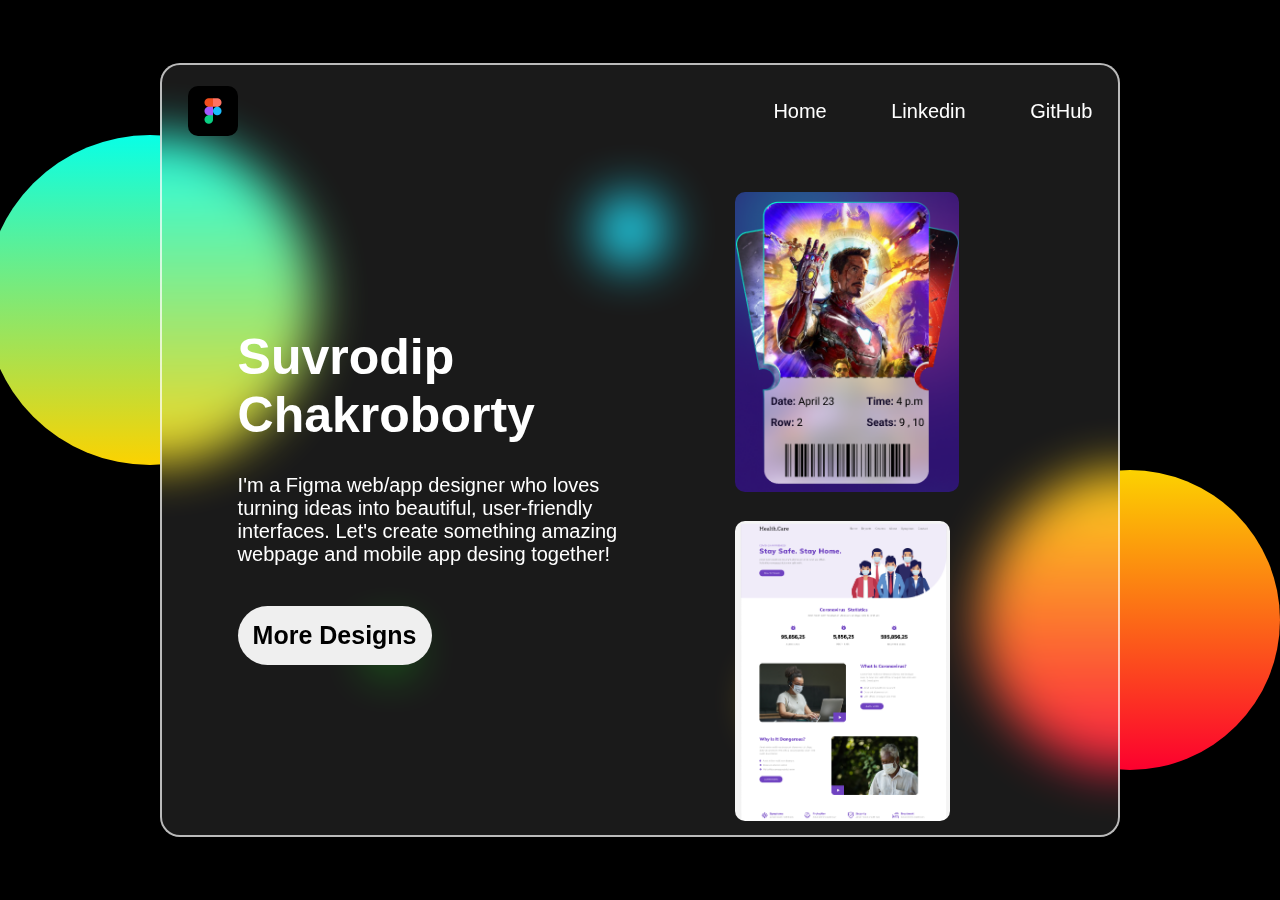
<file: index.html>
<!DOCTYPE html>
<html lang="en">
  <head>
    <meta charset="UTF-8" />
    <meta name="viewport" content="width=device-width, initial-scale=1.0" />
    <link rel="stylesheet" href="style.css" />
    <title>Web & App Design</title>
  </head>
  <body>
    <div class="container">
      <div class="ball-1"></div>
      <div class="ball-2"></div>
      <div class="ball-3"></div>
      <div class="box">
        <div class="navbar">
          <img src="figma.png" class="logo" alt="" />
          <nav>
            <ul>
              <li><a href="/">Home</a></li>
              <li>
                <a
                  href="https://www.linkedin.com/in/suvrodip-chakroborty-0aa21b264/"
                  >Linkedin</a
                >
              </li>
              <li><a href="https://github.com/IamSuvrodip">GitHub</a></li>
            </ul>
          </nav>
        </div>
        <div class="row">
          <div class="col">
            <h1>Suvrodip Chakroborty</h1>
            <p>
              I'm a Figma web/app designer who loves turning ideas into
              beautiful, user-friendly interfaces. Let's create something
              amazing webpage and mobile app desing together!
            </p>
            <a href="./all_designs/"
              ><button class="btn">More Designs</button></a
            >
          </div>
          <div class="col">
            <a
              href="https://www.figma.com/file/y1XfHe6SrQE51ehw6JMze3/Movie-Ticket-Booking-App?type=design&node-id=0%3A1&mode=design&t=fwPvOV35aoN4YJ9E-1"
              ><div class="card">
                <img
                  src="./Ticket_Booking_App_Image/image.png"
                  alt=""
                  class="card1"
                /></div
            ></a>
            <a
              href="https://www.figma.com/file/ZNRJTKz2gp2T8G2loimiLY/HealthCare?type=design&node-id=0%3A1&mode=design&t=fwPvOV35aoN4YJ9E-1"
              ><div class="card">
                <img
                  src="./Health_Care_Webpage_Image/image.png"
                  alt=""
                  class="card2"
                /></div
            ></a>
          </div>
        </div>
      </div>
    </div>
  </body>
</html>
</file>
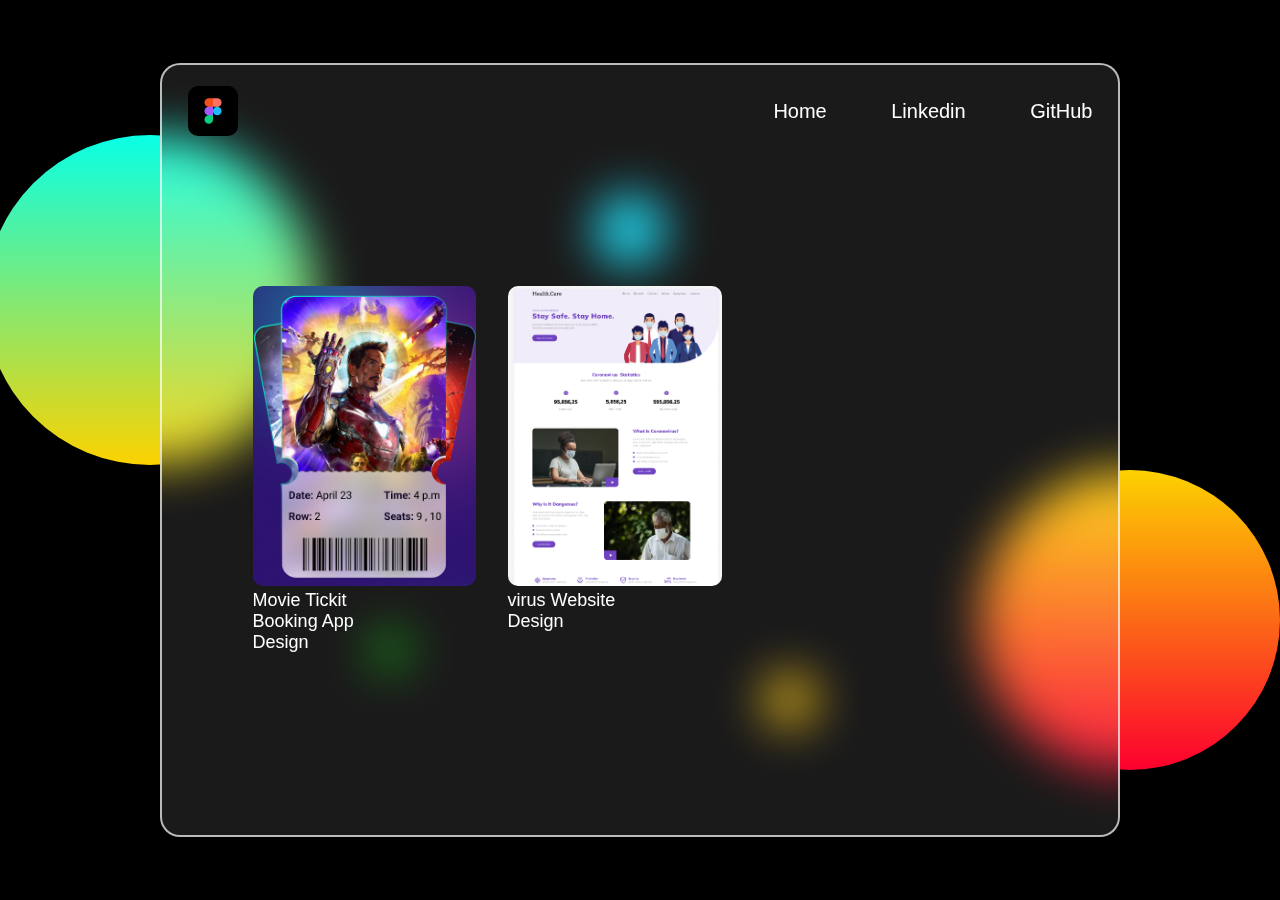
<file: all_designs/index.html>
<!DOCTYPE html>
<html lang="en">
  <head>
    <meta charset="UTF-8" />
    <meta name="viewport" content="width=device-width, initial-scale=1.0" />
    <link rel="stylesheet" href="style.css" />
    <title>Web & App Design</title>
  </head>
  <body>
    <div class="container">
      <div class="ball-1"></div>
      <div class="ball-2"></div>
      <div class="ball-3"></div>
      <div class="box">
        <div class="navbar">
          <img src="../figma.png" class="logo" alt="" />
          <nav>
            <ul>
              <li><a href="../index.html">Home</a></li>
              <li>
                <a
                  href="https://www.linkedin.com/in/suvrodip-chakroborty-0aa21b264/"
                  >Linkedin</a
                >
              </li>
              <li><a href="https://github.com/IamSuvrodip">GitHub</a></li>
            </ul>
          </nav>
        </div>
        <div class="row">
          <a
            href="https://www.figma.com/file/y1XfHe6SrQE51ehw6JMze3/Movie-Ticket-Booking-App?type=design&node-id=0%3A1&mode=design&t=fwPvOV35aoN4YJ9E-1"
            ><div class="card">
              <img
                src="../Ticket_Booking_App_Image/image.png"
                alt=""
                class="card1"
              />
              <div class="title">Movie Tickit Booking App Design</div>
            </div>
          </a>
          <a
            href="https://www.figma.com/file/ZNRJTKz2gp2T8G2loimiLY/HealthCare?type=design&node-id=0%3A1&mode=design&t=fwPvOV35aoN4YJ9E-1"
            ><div class="card">
              <img
                src="../Health_Care_Webpage_Image/image.png"
                alt=""
                class="card2"
              />
              <div class="title">virus Website Design</div>
            </div>
          </a>
        </div>
      </div>
    </div>
  </body>
</html>
</file>
<file: style.css>
* {
  margin: 0;
  padding: 0;
  box-sizing: border-box;
  color: white;
  list-style: none;
  font-family: sans-serif, "Roboto";
}

.container {
  height: 100vh;
  width: 100%;
  position: relative;
  background: #000;
  display: flex;
  justify-content: center;
  align-items: center;
}

.container::before {
  content: "";
  position: absolute;
  height: 330px;
  width: 330px;
  border-radius: 50%;
  background: linear-gradient(#08ffe6, #fcd200);
  transform: translate(-490px, -150px);
}
.container::after {
  content: "";
  position: absolute;
  height: 300px;
  width: 300px;
  border-radius: 50%;
  background: linear-gradient(#fcd200, #fc002e);
  transform: translate(490px, 170px);
}
.container .ball-1 {
  height: 30px;
  width: 30px;
  border-radius: 50%;
  background: #04f504;
  transform: translate(-250px, 200px);
  position: absolute;
}
.container .ball-2 {
  height: 70px;
  width: 70px;
  border-radius: 50%;
  background: #08e2ff;
  transform: translate(-10px, -220px);
  position: absolute;
}
.container .ball-3 {
  height: 50px;
  width: 50px;
  border-radius: 50%;
  background: #ffc404;
  transform: translate(150px, 250px);
  position: absolute;
}
.container .box {
  height: 86vh;
  width: 75%;
  padding-left: 2%;
  padding-right: 2%;
  background: rgba(255, 255, 255, 0.1);
  z-index: 10;
  position: relative;
  border-radius: 20px;
  border: 2px solid rgba(255, 255, 255, 0.7);
  backdrop-filter: blur(25px);
  box-shadow: -15px 17px 17px rgba(10, 10, 10, 0, 25);
  box-sizing: border-box;
}
.navbar {
  height: 12%;
  display: flex;
  align-items: center;
}
.logo {
  width: 50px;
  cursor: pointer;
  border-radius: 10px;
}
nav {
  flex: 1;
  text-align: right;
}
nav ul li {
  list-style: none;
  display: inline-block;
  margin-left: 60px;
}
nav ul li a {
  text-decoration: none;
  color: white;
  font-size: 20px;
}
.row {
  display: flex;
  height: 88%;
  align-items: center;
}
.col {
  flex-basis: 50%;
  margin-left: 50px;
}
.col h1 {
  font-size: 50px;
}
.col p {
  margin-top: 30px;
  font-size: 20px;
}
.btn {
  margin-top: 40px;
  padding: 15px;
  font-size: 25px;
  font-weight: bold;
  border-radius: 30px;
  border: none;
  outline: none;
  color: #000;
  cursor: pointer;
}
.btn:hover {
  background-color: rgba(255, 255, 255, 0.2);
  color: white;
}
.card {
  width: 200px;
  height: 300px;
  display: inline-block;
  border-radius: 10px;
  padding: 15px 25px;
  box-sizing: border-box;
  cursor: pointer;
  margin: 10px 15px;
  background-position: center;
  background-size: cover;
  margin-left: 20px;
}
.card:hover {
  transition: 0.3s;
  transform: scale(0.96);
}
.card1 {
  height: 300px;
  border-radius: 10px;
}
.card2 {
  height: 300px;
  border-radius: 10px;
}
</file>
<file: all_designs/style.css>
* {
  margin: 0;
  padding: 0;
  box-sizing: border-box;
  color: white;
  list-style: none;
  font-family: sans-serif, "Roboto";
}

.container {
  height: 100vh;
  width: 100%;
  position: relative;
  background: #000;
  display: flex;
  justify-content: center;
  align-items: center;
}

.container::before {
  content: "";
  position: absolute;
  height: 330px;
  width: 330px;
  border-radius: 50%;
  background: linear-gradient(#08ffe6, #fcd200);
  transform: translate(-490px, -150px);
}
.container::after {
  content: "";
  position: absolute;
  height: 300px;
  width: 300px;
  border-radius: 50%;
  background: linear-gradient(#fcd200, #fc002e);
  transform: translate(490px, 170px);
}
.container .ball-1 {
  height: 30px;
  width: 30px;
  border-radius: 50%;
  background: #04f504;
  transform: translate(-250px, 200px);
  position: absolute;
}
.container .ball-2 {
  height: 70px;
  width: 70px;
  border-radius: 50%;
  background: #08e2ff;
  transform: translate(-10px, -220px);
  position: absolute;
}
.container .ball-3 {
  height: 50px;
  width: 50px;
  border-radius: 50%;
  background: #ffc404;
  transform: translate(150px, 250px);
  position: absolute;
}
.container .box {
  height: 86vh;
  width: 75%;
  padding-left: 2%;
  padding-right: 2%;
  background: rgba(255, 255, 255, 0.1);
  z-index: 10;
  position: relative;
  border-radius: 20px;
  border: 2px solid rgba(255, 255, 255, 0.7);
  backdrop-filter: blur(25px);
  box-shadow: -15px 17px 17px rgba(10, 10, 10, 0, 25);
  box-sizing: border-box;
}
.navbar {
  height: 12%;
  display: flex;
  align-items: center;
}
.logo {
  width: 50px;
  cursor: pointer;
  border-radius: 10px;
}
nav {
  flex: 1;
  text-align: right;
}
nav ul li {
  list-style: none;
  display: inline-block;
  margin-left: 60px;
}
nav ul li a {
  text-decoration: none;
  color: white;
  font-size: 20px;
}
.row {
  display: flex;
  height: 88%;
  align-items: center;
}
.col {
  flex-basis: 50%;
  margin-left: 50px;
}
.col h1 {
  font-size: 50px;
}
.col p {
  margin-top: 30px;
  font-size: 20px;
}
.btn {
  margin-top: 40px;
  padding: 10px;
  font-size: 25px;
  font-weight: bold;
  border-radius: 30px;
  border: none;
  outline: none;
  color: #000;
  cursor: pointer;
}
.btn:hover {
  background-color: rgba(255, 255, 255, 0.2);
  color: white;
}
.card {
  width: 200px;
  height: 450px;
  display: inline-block;
  border-radius: 10px;
  padding: 15px 25px;
  box-sizing: border-box;
  cursor: pointer;
  margin: 10px 15px;
  background-position: center;
  background-size: cover;
  margin-left: 40px;
}
.card:hover {
  transition: 0.3s;
  transform: scale(0.96);
}
.card1 {
  height: 300px;
  border-radius: 10px;
}
.card2 {
  height: 300px;
  border-radius: 10px;
}
.title {
  font-size: 18px;
}
</file>
